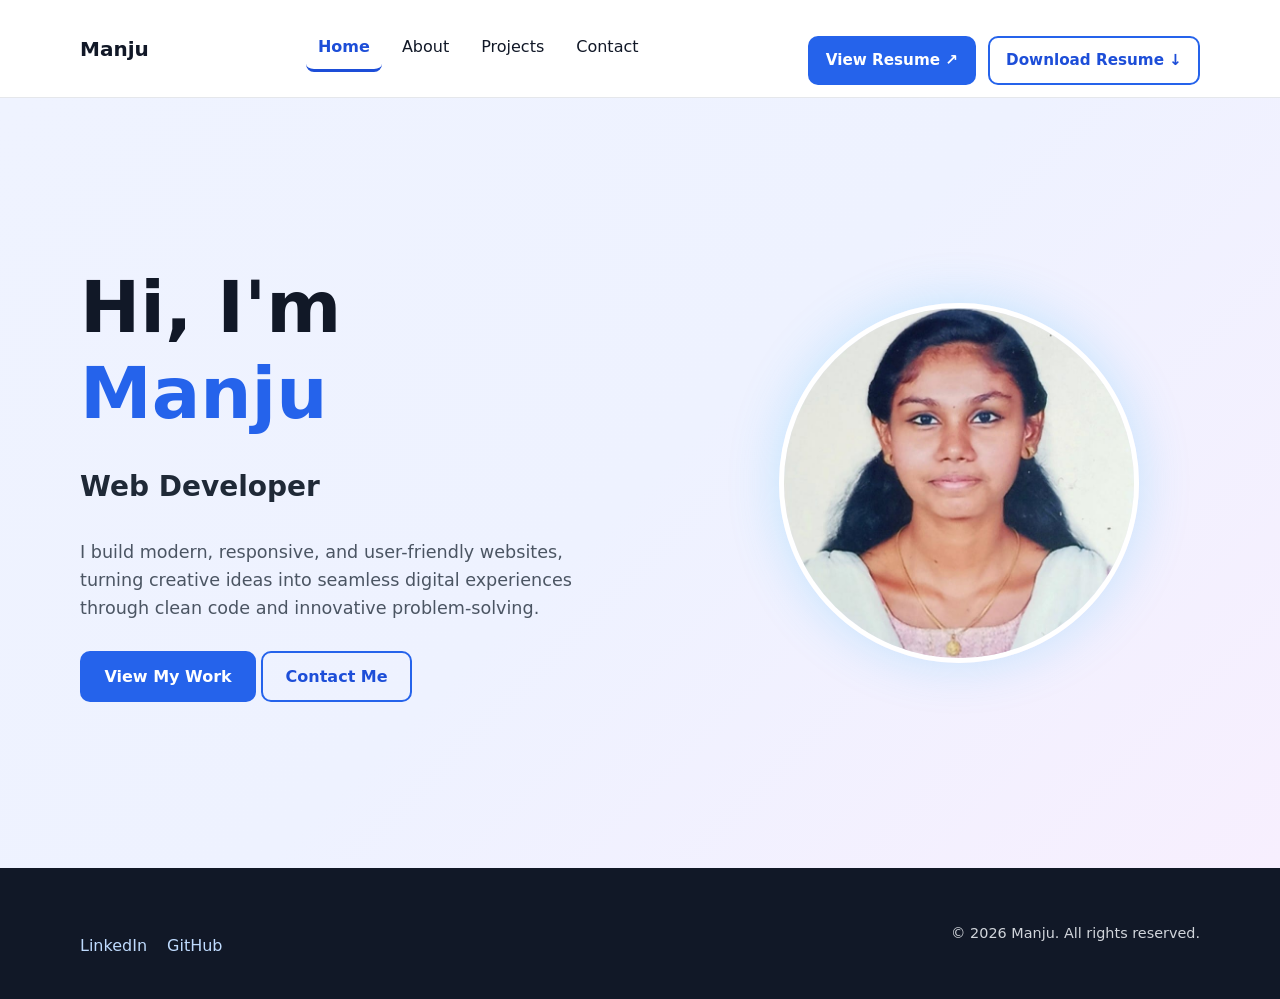
<file: index.html>
<!DOCTYPE html>
<html lang="en">
<head>
    <meta charset="UTF-8">
    <meta name="viewport" content="width=device-width, initial-scale=1.0">
    <title>Manju | Web Developer</title>
    <meta name="description" content="Manju is a skilled web developer with expertise in front-end and back-end development. Explore his portfolio and projects.">
    <meta name="keywords" content="Manju, web developer, front-end development, back-end development, portfolio, projects">
    <meta name="theme-color" content="#ffffff">
    <link rel="canonical"
      href="https://manju102006.github.io/Personal-Portfolio/">
    <meta property="og:title" content="Manju M | Personal Portfolio">

<meta property="og:description"
      content="Welcome to my personal portfolio. Explore my skills and projects.">

<meta property="og:type" content="website">

<meta property="og:url"
      content="https://manju102006.github.io/Personal-Portfolio/">

<meta property="og:image"
      content="https://manju102006.github.io/Personal-Portfolio/manju.jpeg">
    <link rel="icon" href="favicon.ico" type="image/x-icon">
     <link rel="stylesheet" href="style.css">
    
</head>
<body>
    <a class="skip-link" href="#main">Skip to main content</a>
   <header class="site-header">
    <div class="container header">

        <a class="logo" href="index.html">Manju</a>

        <button class="nav-toggle"
                type="button"
                aria-controls="primary-nav"
                aria-expanded="false">
            Menu
        </button>

        <nav id="primary-nav"
             class="primary-navigation"
             aria-label="Primary Navigation">

            <ul>
                <li><a href="index.html">Home</a></li>
                <li><a href="about.html">About</a></li>
                <li><a href="project.html">Projects</a></li>
                <li><a href="contact.html">Contact</a></li>
            </ul>

        </nav> 
        <div class="resume-buttons">
        <a href="Manju_M_Resume.pdf"
           class="btn btn-primary"
           target="_blank"
           rel="noopener noreferrer">
            View Resume ↗
        </a>

        <a href="Manju_M_Resume.pdf"
           class="btn btn-outline"
           download="Manju_M_Resume.pdf">
            Download Resume ↓
        </a>
    </div>
    </div>
</header>
  <main id="main" class="hero">
    <div class=" container hero-content">
    <section aria-labelledby="profile-heading" class="Profile-grid">
        <h1 id="profile-heading" ><span class="hero-hi">Hi, I'm </span><span class="hero-name">Manju</span></h1>
        <p class="hero-role">Web Developer</p>
        <p class="hero-intro">I build modern, responsive, and user-friendly websites, turning creative ideas into seamless digital experiences through clean code and innovative problem-solving.</p>
        <a class="btn btn-primary" href="project.html">View My Work</a>
        <a class="btn btn-outline" href="contact.html">Contact Me</a>
        
         
    </section>
    <figure class="hero-image">
    <img src="manju.jpeg" alt="Manju - Web Developer" class="profile-photo">
    
    </figure>
    </div>
        

    
  </main>
  <footer class="site-footer">
    <div class="footer-content">
       
            <ul class="social-links">
                <li><a href="https://www.linkedin.com/in/manju-m102006" target="_blank" rel="noopener noreferrer">LinkedIn</a></li>
                <li><a href="https://github.com/manju102006" target="_blank" rel="noopener noreferrer">GitHub</a></li>
            </ul>
        <p class="copyright">© <time id="year" datetime="2026">2026</time> Manju. All rights reserved.</p>
 </div>
  </footer>
   <script src="script.js" defer></script>
</body>

</html>
</file>
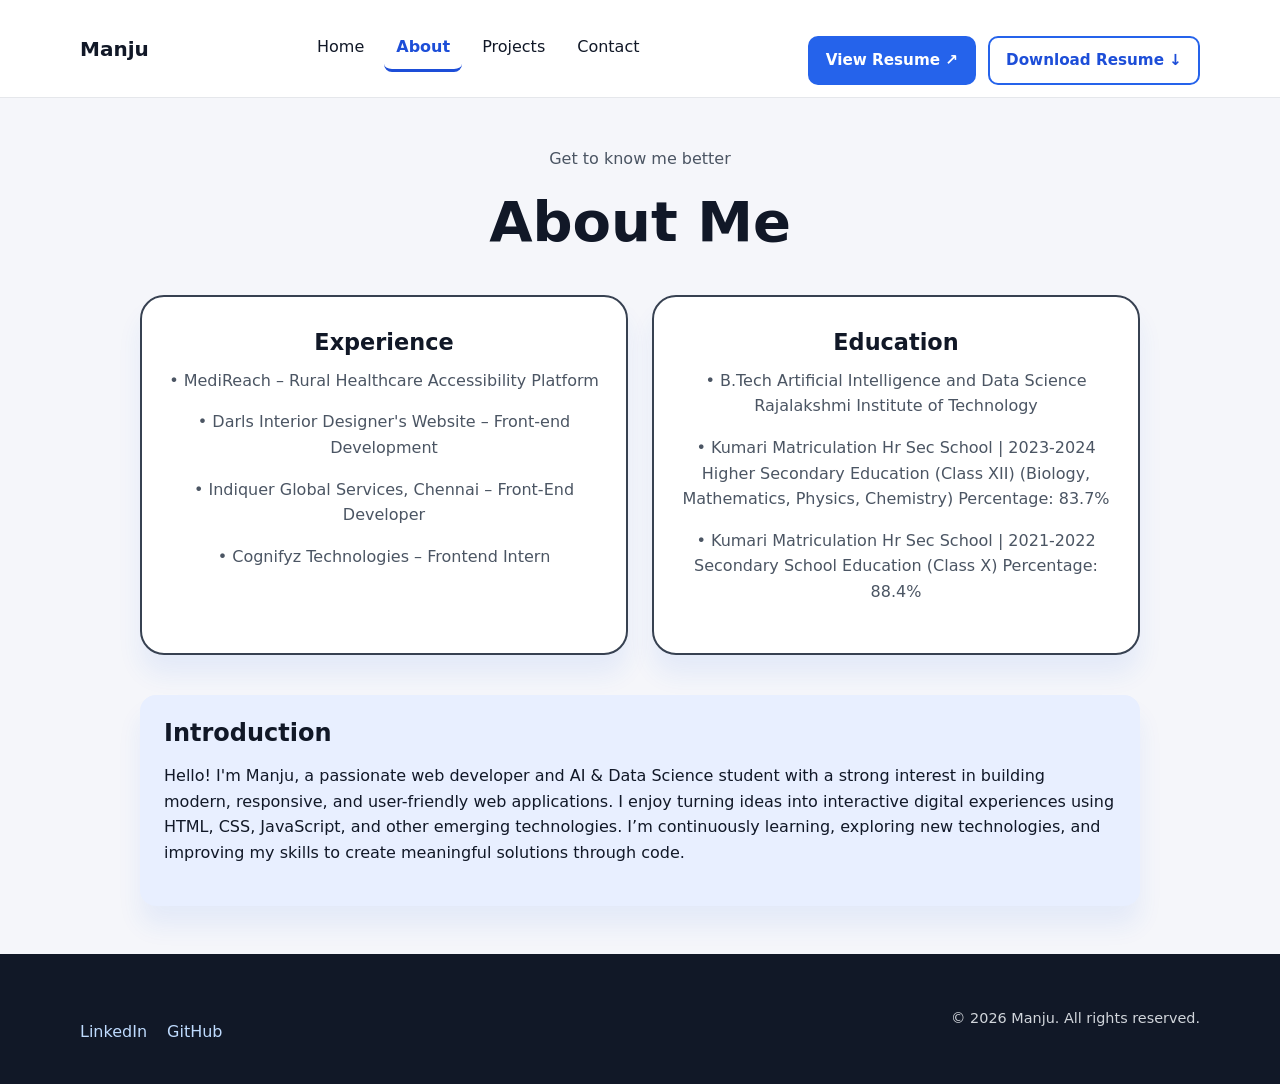
<file: about.html>
<!DOCTYPE html>
<html lang="en">
<head>
    <meta charset="UTF-8">
    <meta name="viewport" content="width=device-width, initial-scale=1.0">
    <title>Manju | Web Developer</title>
    <meta name="description" content="Manju is a skilled web developer with expertise in front-end and back-end development. Explore his portfolio and projects.">
    <meta name="keywords" content="Manju, web developer, front-end development, back-end development, portfolio, projects">
    <meta name="theme-color" content="#ffffff">
    <link rel="canonical"
      href="https://manju102006.github.io/Personal-Portfolio/about.html">
    <meta property="og:title" content="Manju M | Personal Portfolio">

<meta property="og:description"
      content="Welcome to my personal portfolio. Explore my skills and projects.">

<meta property="og:type" content="website">

<meta property="og:url"
      content="https://manju102006.github.io/Personal-Portfolio/about.html">

<meta property="og:image"
      content="https://manju102006.github.io/Personal-Portfolio/manju.jpeg">
  
    <link rel="icon" href="favicon.ico" type="image/x-icon">
     <link rel="stylesheet" href="style.css">
    
</head>
<body>
    <a class="skip-link" href="#main">Skip to main content</a>
   <header class="site-header">
    <div class="container header">

        <a class="logo" href="index.html">Manju</a>

        <button class="nav-toggle"
                type="button"
                aria-controls="primary-nav"
                aria-expanded="false">
            Menu
        </button>

        <nav id="primary-nav"
             class="primary-navigation"
             aria-label="Primary Navigation">

            <ul>
                <li><a href="index.html">Home</a></li>
                <li><a href="about.html">About</a></li>
                <li><a href="project.html">Projects</a></li>
                <li><a href="contact.html">Contact</a></li>
            </ul>

        </nav>
        <div class="resume-buttons">
        <a href="Manju_M_Resume.pdf"
           class="btn btn-primary"
           target="_blank"
           rel="noopener noreferrer">
            View Resume ↗
        </a>

        <a href="Manju_M_Resume.pdf"
           class="btn btn-outline"
           download="Manju_M_Resume.pdf">
            Download Resume ↓
        </a>
    </div>
    </div>
</header>
   <main id="main" class="page about">
    <div class="about-content">
        <header>
            <p>Get to know me better</p>
            <h1>About Me</h1>
        </header>
    
<section aria-labelledby="experience-heading" class="about-grid">
    <article>
        <h2 id="experience-heading">Experience</h2>
        <p>• MediReach – Rural Healthcare Accessibility Platform</p>
        <p>• Darls Interior Designer's Website – Front-end Development</p>
        <p>• Indiquer Global Services, Chennai – Front-End Developer</p>
        <p>• Cognifyz Technologies – Frontend Intern</p>
    </article>

    <article>
        <h2>Education</h2>
        <p>• B.Tech Artificial Intelligence and Data Science
        Rajalakshmi Institute of Technology</p>

        <p>• Kumari Matriculation Hr Sec School | 2023-2024
        Higher Secondary Education (Class XII)
        (Biology, Mathematics, Physics, Chemistry)
        Percentage: 83.7%</p>

        <p>• Kumari Matriculation Hr Sec School | 2021-2022
        Secondary School Education (Class X)
        Percentage: 88.4%</p>
    </article>
</section>

   <section>
    <h2 id="introduction">Introduction</h2>
    <p>Hello! I'm Manju, a passionate web developer and AI & Data Science student with a strong interest in building modern, responsive, and user-friendly web applications. I enjoy turning ideas into interactive digital experiences using HTML, CSS, JavaScript, and other emerging technologies. I’m continuously learning, exploring new technologies, and improving my skills to create meaningful solutions through code.</p>
   </section>
    </div>
  </main>
  <footer class="site-footer">
    <div class="footer-content">
        
            <ul class="social-links">
                <li><a href="https://www.linkedin.com/in/manju-m102006" target="_blank" rel="noopener noreferrer">LinkedIn</a></li>
                <li><a href="https://github.com/manju102006" target="_blank" rel="noopener noreferrer">GitHub</a></li>
            </ul>
        <p class="copyright">© <time id="year" datetime="2026">2026</time> Manju. All rights reserved.</p>
 </div>
  </footer> 
   <script src="script.js" defer></script>
</body>

</html>
</file>
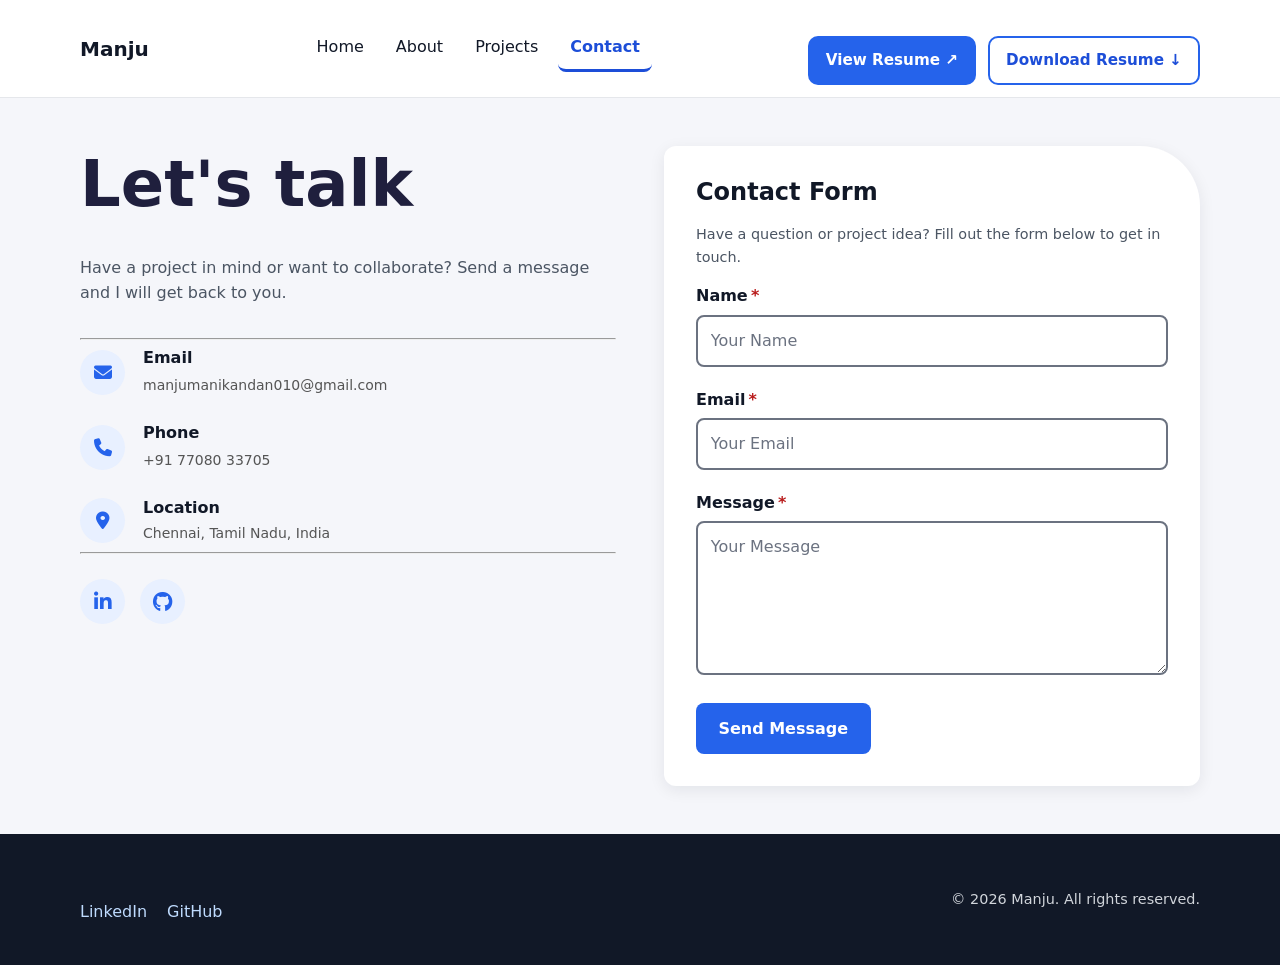
<file: contact.html>
<!DOCTYPE html>
<html lang="en">

<head>
    <meta charset="UTF-8">
    <meta name="viewport" content="width=device-width, initial-scale=1.0">

    <title>Manju | Web Developer</title>

    <meta name="description" content="Explore Manju's web development portfolio, projects and contact information.">
    <meta name="keywords" content="Manju, web developer, front-end development, back-end development, portfolio">
    <meta name="theme-color" content="#ffffff">

    <link rel="canonical"
      href="https://manju102006.github.io/Personal-Portfolio/contact.html">

    <meta property="og:title" content="Manju M | Personal Portfolio">

<meta property="og:description"
      content="Welcome to my personal portfolio. Explore my skills and projects.">

<meta property="og:type" content="website">

<meta property="og:url"
      content="https://manju102006.github.io/Personal-Portfolio/contact.html">

<meta property="og:image"
      content="https://manju102006.github.io/Personal-Portfolio/manju.jpeg">

    <link rel="icon" href="favicon.ico" type="image/x-icon">

    <link rel="stylesheet" href="style.css">

    <link rel="stylesheet"
        href="https://cdnjs.cloudflare.com/ajax/libs/font-awesome/6.5.2/css/all.min.css">
       
       </head>

<body>

    <a class="skip-link" href="#main">Skip to main content</a>

    <!-- Header -->
    <header class="site-header">
        <div class="container header">

            <a class="logo" href="index.html">Manju</a>

            <button class="nav-toggle"
                type="button"
                aria-controls="primary-nav"
                aria-expanded="false">
                Menu
            </button>

            <nav id="primary-nav"
                class="primary-navigation"
                aria-label="Primary Navigation">

                <ul>
                    <li><a href="index.html">Home</a></li>
                    <li><a href="about.html">About</a></li>
                    <li><a href="project.html">Projects</a></li>
                    <li><a href="contact.html" aria-current="page">Contact</a></li>
                </ul>

            </nav>
            <div class="resume-buttons">
        <a href="Manju_M_Resume.pdf"
           class="btn btn-primary"
           target="_blank"
           rel="noopener noreferrer">
            View Resume ↗
        </a>

        <a href="Manju_M_Resume.pdf"
           class="btn btn-outline"
           download="Manju_M_Resume.pdf">
            Download Resume ↓
        </a>
    </div>
        </div>
    </header>

    
    <main id="main" class="page-contact">

        <section class="contact-section"
            aria-labelledby="contact-heading">

            
            <div class="contact-info">

                <div class="page-content">

                    <header>
                        <h1 id="contact-heading">Let's talk</h1>
                        <p>
                            Have a project in mind or want to collaborate?
                            Send a message and I will get back to you.
                        </p>
                    </header>
                  
                </div>
                        <hr>
               
                <div class="contact-address">

                    <div class="contact-item">
                        <i class="fa-solid fa-envelope" aria-hidden="true"></i>

                        <div>
                            <h3>Email</h3>
                            <a href="mailto:manjumanikandan010@gmail.com">
                                manjumanikandan010@gmail.com
                            </a>
                        </div>
                    </div>

                    <div class="contact-item">
                        <i class="fa-solid fa-phone" aria-hidden="true"></i>

                        <div>
                            <h3>Phone</h3>
                            <a href="tel:+917708033705">
                                +91 77080 33705
                            </a>
                        </div>
                    </div>

                    <div class="contact-item">
                        <i class="fa-solid fa-location-dot" aria-hidden="true"></i>

                        <div>
                            <h3>Location</h3>
                            <p>Chennai, Tamil Nadu, India</p>
                        </div>
                    </div>
                 
                </div>
<hr>
               <ul class="social-links" aria-label="Social Media Links">

    <li>
        <a href="https://www.linkedin.com/in/manju-m102006"
            target="_blank"
            rel="noopener noreferrer"
            aria-label="LinkedIn">
            <i class="fa-brands fa-linkedin-in" aria-hidden="true"></i>
        </a>
    </li>

    <li>
        <a href="https://github.com/manju102006"
            target="_blank"
            rel="noopener noreferrer"
            aria-label="GitHub">
            <i class="fa-brands fa-github" aria-hidden="true"></i>
        </a>
    </li>

</ul>

            </div>

            


           
            <aside class="form-card" aria-labelledby="form-heading">

                <h2 id="form-heading">Contact Form</h2>

                <p>
                    Have a question or project idea?
                    Fill out the form below to get in touch.
                </p>

                <form id="contact-form" novalidate>

                    <div class="field">
                        <label for="name">
                            Name<span class="required">*</span>
                        </label>

                        <input
                            type="text"
                            id="name"
                            name="name"
                            autocomplete="name"
                            placeholder="Your Name"
                            aria-describedby="name-error"
                            required>

                        <span id="name-error"
                            class="error-message"
                            role="alert"></span>
                    </div>


                    <div class="field">
                        <label for="email">
                            Email<span class="required">*</span>
                        </label>

                        <input
                            type="email"
                            id="email"
                            name="email"
                            autocomplete="email"
                            placeholder="Your Email"
                            aria-describedby="email-error"
                            required>

                        <span id="email-error"
                            class="error-message"
                            role="alert"></span>
                    </div>


                    <div class="field">
                        <label for="message">
                            Message<span class="required">*</span>
                        </label>

                        <textarea
                            id="message"
                            name="message"
                            rows="5"
                            placeholder="Your Message"
                            aria-describedby="message-error"
                            required></textarea>

                        
<span id="message-error"
    class="error-message"
    role="alert"></span>
</div>


<p id="form-status"
   class="form-status"
   role="status"
   aria-live="polite"></p>

<button type="submit">Send Message</button>


                </form>

            </aside>
           
        </section>

    </main>
 

    <!-- Footer -->
    <footer class="site-footer">

        <div class="footer-content">

        

          <ul class="social-links">
    <li>
        <a href="https://www.linkedin.com/in/manju-m102006"
            target="_blank"
            rel="noopener noreferrer">LinkedIn</a>
    </li>

    <li>
        <a href="https://github.com/manju102006"
            target="_blank"
            rel="noopener noreferrer">GitHub</a>
    </li>
</ul>
            <p class="copyright">
                © <time id="year" datetime="2026">2026</time>
                Manju. All rights reserved.
            </p>

        </div>

    </footer>
 <script src="script.js" defer></script>
</body>

</html>
</file>
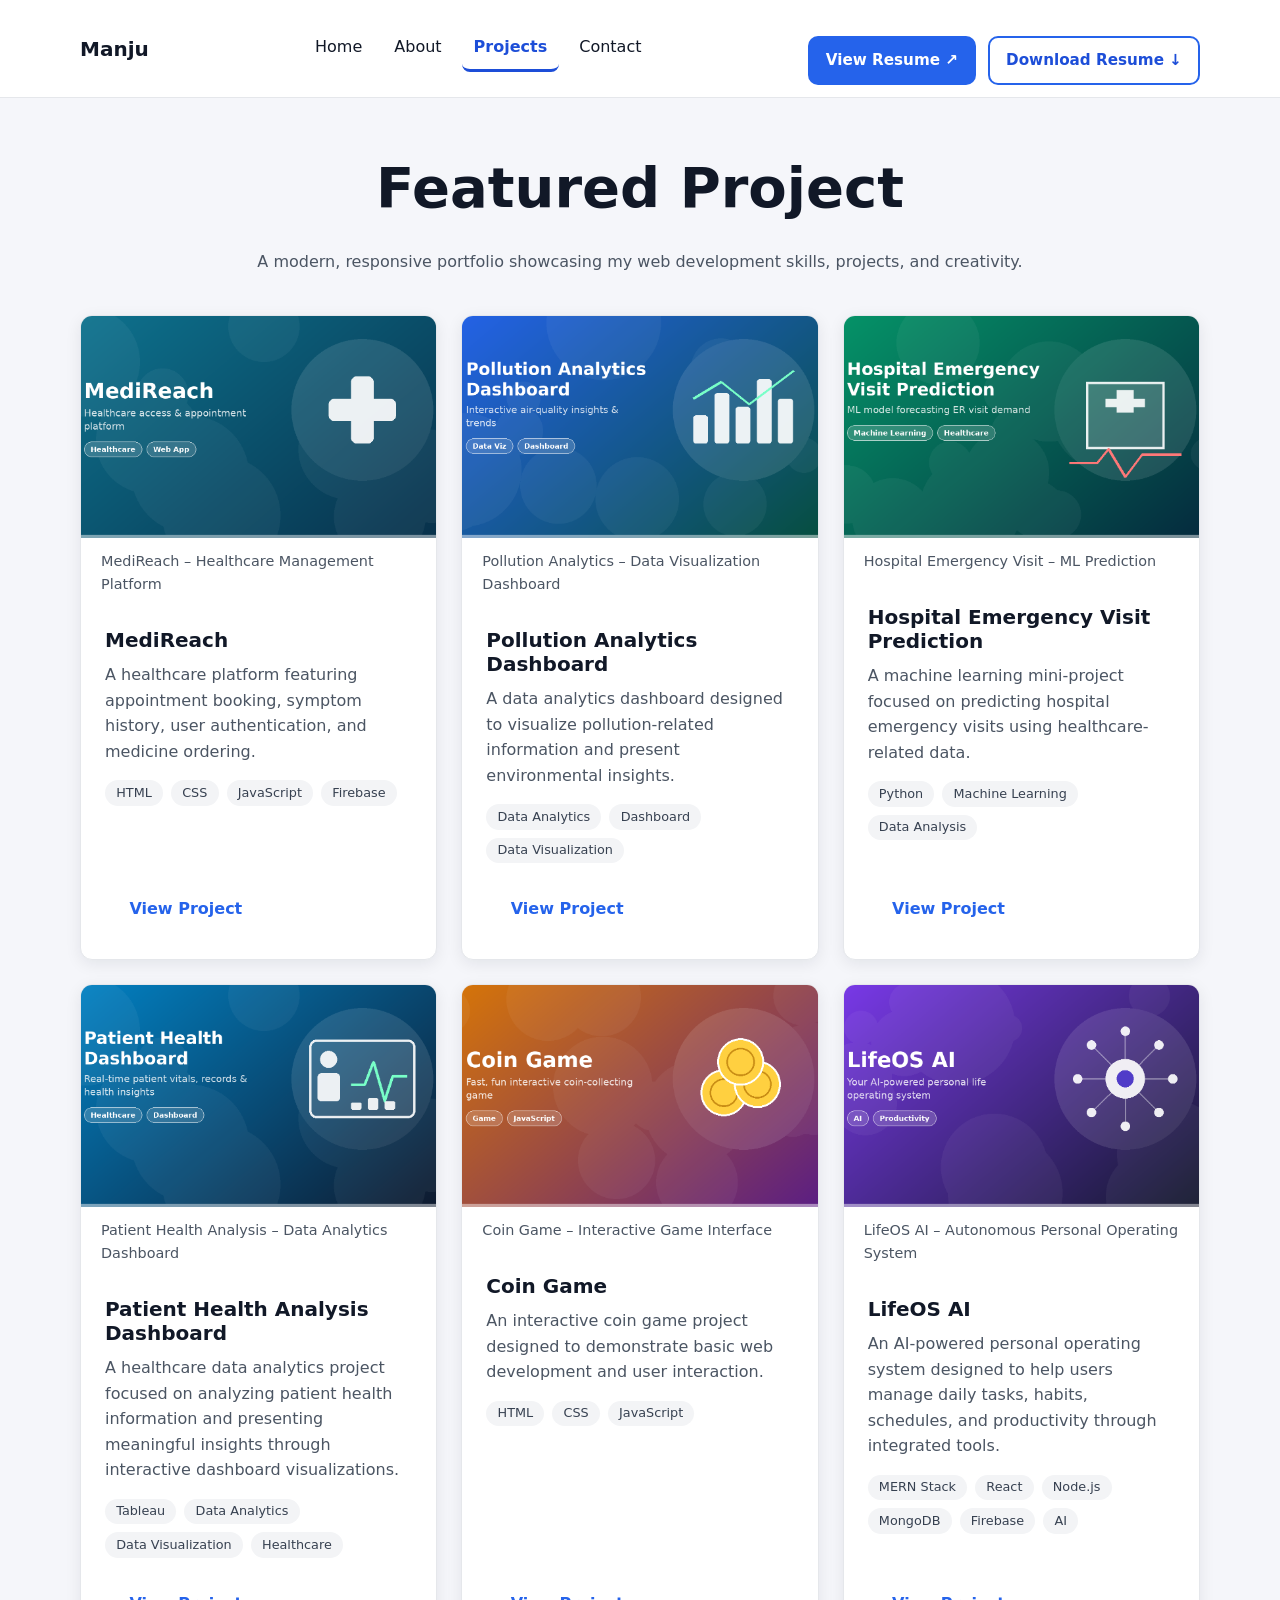
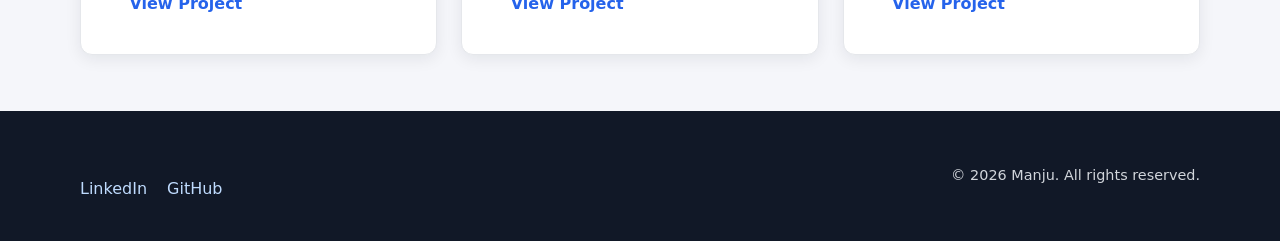
<file: project.html>
<!DOCTYPE html>
<html lang="en">
<head>
    <meta charset="UTF-8">
    <meta name="viewport" content="width=device-width, initial-scale=1.0">
    <title>Manju | Web Developer</title>
    <meta name="description" content="Manju is a skilled web developer with expertise in front-end and back-end development. Explore his portfolio and projects.">
    <meta name="keywords" content="Manju, web developer, front-end development, back-end development, portfolio, projects">
    <meta name="theme-color" content="#ffffff">
    <link rel="canonical"
      href="https://manju102006.github.io/Personal-Portfolio/project.html">
    <meta property="og:type" content="website">
    <meta property="og:title" content="Manju | Web Developer">
    <meta property="og:description" content="Manju is a skilled web developer with expertise in front-end and back-end development. Explore his portfolio and projects.">
    <meta property="og:title" content="Manju M | Personal Portfolio">

<meta property="og:description"
      content="Welcome to my personal portfolio. Explore my skills and projects.">

<meta property="og:type" content="website">

<meta property="og:url"
      content="https://manju102006.github.io/Personal-Portfolio/project.html">

<meta property="og:image"
      content="https://manju102006.github.io/Personal-Portfolio/manju.jpeg">
     <link rel="icon" href="favicon.ico" type="image/x-icon">
      <link rel="stylesheet" href="style.css">
     
</head>
<body>
    <a class="skip-link" href="#main">Skip to main content</a>
   <header class="site-header">
    <div class="container header">

        <a class="logo" href="index.html">Manju</a>

        <button class="nav-toggle"
                type="button"
                aria-controls="primary-nav"
                aria-expanded="false">
            Menu
        </button>

        <nav id="primary-nav"
             class="primary-navigation"
             aria-label="Primary Navigation">

            <ul>
                <li><a href="index.html">Home</a></li>
                <li><a href="about.html">About</a></li>
                <li><a href="project.html">Projects</a></li>
                <li><a href="contact.html">Contact</a></li>
            </ul>

        </nav>
        <div class="resume-buttons">
        <a href="Manju_M_Resume.pdf"
           class="btn btn-primary"
           target="_blank"
           rel="noopener noreferrer">
            View Resume ↗
        </a>

        <a href="Manju_M_Resume.pdf"
           class="btn btn-outline"
           download="Manju_M_Resume.pdf">
            Download Resume ↓
        </a>
    </div>
    </div>
</header>
  <main id="main" class="page-project">
    <div class="project-content">
        <header>
            <h1>Featured Project</h1>
            <p>A modern, responsive portfolio showcasing my web development skills, projects, and creativity.</p>
        </header>
    <ul>
        <li>
           
<article>
    <figure>
        <img src="medireach.png" alt="MediReach healthcare platform preview">
        <figcaption class="card-figure">
            MediReach – Healthcare Management Platform
        </figcaption>
    </figure>

    <div class="card-content">
        <h2>MediReach</h2>
        <p>A healthcare platform featuring appointment booking, symptom history, user authentication, and medicine ordering.</p>

        <ul class="tags">
            <li class="tag">HTML</li>
            <li class="tag">CSS</li>
            <li class="tag">JavaScript</li>
            <li class="tag">Firebase</li>
        </ul>

        <a class="btn" href="https://github.com/manju102006/Medireach.git" target="_blank" rel="noopener noreferrer">View Project</a>
    </div>
</article>
        </li>
        <li>
            <article>
    <figure>
        <img src="pollution-analytics-dashboard.png" alt="Pollution analytics dashboard preview">
        <figcaption class="card-figure">
            Pollution Analytics – Data Visualization Dashboard
        </figcaption>
    </figure>

    <div class="card-content">
        <h2>Pollution Analytics Dashboard</h2>
        <p>A data analytics dashboard designed to visualize pollution-related information and present environmental insights.</p>

        <ul class="tags">
            <li class="tag">Data Analytics</li>
            <li class="tag">Dashboard</li>
            <li class="tag">Data Visualization</li>
        </ul>

        <a class="btn" href="https://github.com/manju102006/Pollution-Analytics-Dashboard.git" target="_blank" rel="noopener noreferrer">View Project</a>
    </div>
</article>
        </li>
        <li>
            <article>
    <figure>
        <img src="hospital-emergency-visit-prediction.png" alt="Hospital emergency visit prediction project preview">
        <figcaption class="card-figure">
            Hospital Emergency Visit – ML Prediction
        </figcaption>
    </figure>

    <div class="card-content">
        <h2>Hospital Emergency Visit Prediction</h2>
        <p>A machine learning mini-project focused on predicting hospital emergency visits using healthcare-related data.</p>

        <ul class="tags">
            <li class="tag">Python</li>
            <li class="tag">Machine Learning</li>
            <li class="tag">Data Analysis</li>
        </ul>

        <a class="btn" href="https://github.com/manju102006/ML-Mini-Project-Hospital-Emergency-Visit-Prediction.git" target="_blank" rel="noopener noreferrer">View Project</a>
    </div>
</article>
        </li>
        <li>

<article>
    <figure>
        <img src="patient-health-dashboard.png"
             alt="Patient Health Analysis Dashboard preview">

        <figcaption class="card-figure">
            Patient Health Analysis – Data Analytics Dashboard
        </figcaption>
    </figure>

    <div class="card-content">
        <h2>Patient Health Analysis Dashboard</h2>

        <p>A healthcare data analytics project focused on analyzing patient health information and presenting meaningful insights through interactive dashboard visualizations.</p>

        <ul class="tags">
            <li class="tag">Tableau</li>
            <li class="tag">Data Analytics</li>
            <li class="tag">Data Visualization</li>
            <li class="tag">Healthcare</li>
        </ul>

        <a class="btn"
           href="https://github.com/manju102006/patient-health-analysis-dashboard.git"
           target="_blank"
           rel="noopener noreferrer">
            View Project
        </a>
    </div>
</article>

        </li>
        <li>

<article>
    <figure>
        <img src="coin-game.png" alt="Coin Game project preview">
        <figcaption class="card-figure">
            Coin Game – Interactive Game Interface
        </figcaption>
    </figure>

    <div class="card-content">
        <h2>Coin Game</h2>
        <p>An interactive coin game project designed to demonstrate basic web development and user interaction.</p>

        <ul class="tags">
            <li class="tag">HTML</li>
            <li class="tag">CSS</li>
            <li class="tag">JavaScript</li>
        </ul>

        <a class="btn" href="https://github.com/manju102006/coingame.git" target="_blank" rel="noopener noreferrer">View Project</a>
    </div>
</article>
        </li>
        <li>
          
<article>
    <figure>
        <img src="lifeos-ai.png" alt="LifeOS AI personal operating system preview">

        <figcaption class="card-figure">
            LifeOS AI – Autonomous Personal Operating System
        </figcaption>
    </figure>

    <div class="card-content">
        <h2>LifeOS AI</h2>

        <p>An AI-powered personal operating system designed to help users manage daily tasks, habits, schedules, and productivity through integrated tools.</p>

        <ul class="tags">
            <li class="tag">MERN Stack</li>
            <li class="tag">React</li>
            <li class="tag">Node.js</li>
            <li class="tag">MongoDB</li>
            <li class="tag">Firebase</li>
            <li class="tag">AI</li>
        </ul>

        <a class="btn" href="https://github.com/manju102006/Life-OS.git"
           target="_blank" rel="noopener noreferrer">
            View Project
        </a>
    </div>
</article>
        </li>
        
    </ul>
    </div>
  </main>
  <footer class="site-footer">
    <div class="footer-content">

            <ul class="social-links">
                <li><a href="https://www.linkedin.com/in/manju-m102006" target="_blank" rel="noopener noreferrer">LinkedIn</a></li>
                <li><a href="https://github.com/manju102006" target="_blank" rel="noopener noreferrer">GitHub</a></li>
            </ul>
        <p class="copyright">© <time id="year" datetime="2026">2026</time> Manju. All rights reserved.</p>
 </div>
  </footer>
   <script src="script.js" defer></script>
</body>

</html>
</file>
<file: style.css>
:root {
    --blue: #2563EB;
    --blue-dark: #1D4ED8;
    --text: #111827;
    --text-2: #4B5563;
    --bg: #EEF2FF;
    --white: #FFFFFF;
    --purple: #A855F7;
    --border: #D1D5DB;
    --error: #B91C1C;
    --radius: 12px;
    --shadow: 0 4px 16px rgba(17,24,39,.08);
    --font: system-ui,-apple-system,"Segoe UI",Roboto,Helvetica,Arial,sans-serif;
}


*, *::before, *::after {
    box-sizing: border-box;
}

html {
    scroll-behavior: smooth;
    -webkit-text-size-adjust: 100%;
}

body {
    margin: 0;
    font-family: var(--font);
    color: var(--text);
    background: var(--white);
    line-height: 1.6;
    min-height: 100vh;
    display: flex;
    flex-direction: column;
    overflow-x: hidden;
}

main {
    
    flex: 1;
}

img {
    max-width: 100%;
    height: auto;
    display: block;
}

h1, h2, h3 {
    line-height: 1.2;
    margin: 0 0 .5em;
}

p {
    margin: 0 0 1em;
}

ul {
    margin: 0;
    padding: 0;
    list-style: none;
}

a {
    color: var(--blue);
}

a:hover {
    color: var(--blue-dark);
}

:focus-visible {
    outline: 3px solid var(--text);
    outline-offset: 3px;
    box-shadow: 0 0 0 6px var(--white);
}

.container {
    width: min(100% - 2rem, 1120px);
    margin-inline: auto;
}

.sr-only {
    position: absolute;
    width: 1px;
    height: 1px;
    margin: -1px;
    padding: 0;
    overflow: hidden;
    clip: rect(0,0,0,0);
    white-space: nowrap;
    border: 0;
}

.skip-link {
    position: absolute;
    left: 1rem;
    top: -100px;
    background: var(--text);
    color: var(--white);
    padding: .75rem 1rem;
    border-radius: 8px;
    z-index: 100;
    font-weight: 600;
}

.skip-link:focus {
    top: 1rem;
    color: var(--white);
}


.site-header {
    background: var(--white);
    border-bottom: 1px solid #E5E7EB;
    position: sticky;
    top: 0;
    z-index: 50;
}

.header {
    display: flex;
    align-items: center;
    justify-content: space-between;
    flex-wrap: wrap;
    gap: .5rem;
    padding-block: .75rem;
}


.logo {
    font-weight: 700;
    font-size: 1.25rem;
    color: var(--text);
    text-decoration: none;
}


.nav-toggle {
    background: var(--white);
    border: 2px solid var(--text);
    color: var(--text);
    border-radius: 8px;
    padding: .5rem 1rem;
    font: inherit;
    font-weight: 600;
    cursor: pointer;
    
}



.site-header .primary-navigation {
    display: none;
    width: 100%;
}


.site-header .primary-navigation.is-open {
    display: block;
}

.site-header .primary-navigation ul {
    display: flex;
    flex-direction: column;
    gap: .25rem;
    padding-bottom: .5rem;
}



.primary-navigation a {
    display: block;
    padding: .6rem .75rem;
    color: var(--text);
    text-decoration: none;
    border-radius: 8px;
    font-weight: 500;
}


.primary-navigation a:hover {
     color: #1D4ED8;
    border-bottom: 3px solid #1D4ED8;
    background: transparent;
    font-weight: 700;
    transition: 0.3s ease;
}

.primary-navigation a[aria-current="page"] {
    color: #1D4ED8;
    font-weight: 700;
    border-bottom: 3px solid #1D4ED8;
    
}


.btn {
    display: inline-flex;
    align-items: center;
    gap: .5rem;
    justify-content: center;
    padding: .7rem 1.4rem;
    border-radius: 10px;
    font: inherit;
    font-weight: 600;
    text-decoration: none;
    border: 2px solid transparent;
    cursor: pointer;
    transition: background-color .2s,color .2s,transform .2s,box-shadow .2s;
}

.btn-primary {
    background: var(--blue);
    color: var(--white);
}

.btn-primary:hover {
    background: var(--blue-dark);
    color: var(--white);
    transform: translateY(-2px);
    box-shadow: 0 6px 16px rgba(37,99,235,.3);
}

.btn-outline {
    background: transparent;
    color: var(--blue-dark);
    border-color: var(--blue);
}

.btn-outline:hover {
    background: var(--blue);
    color: var(--white);
    transform: translateY(-2px);
}


.hero {
    background: linear-gradient(
        135deg,
        #EFF3FF,
        var(--bg) 50%,
        #F7EFFE
    );
    display: flex;
    align-items: center;
    min-height: calc(100vh - 130px);
}

.hero-content {
    display: grid;
    gap: 3rem;
    align-items: center;
    padding-block: 3rem;
}

.Profile-grid h1 {
    font-size: clamp(2.5rem, 8vw, 4.5rem);
    margin-bottom: .4em;
}

.Profile-grid h1:hover,
.hero-role:hover {
    animation: shake 0.5s ease-in-out;
}

@keyframes shake {
    0%   { transform: translateX(0); }
    20%  { transform: translateX(-6px); }
    40%  { transform: translateX(6px); }
    60%  { transform: translateX(-6px); }
    80%  { transform: translateX(6px); }
    100% { transform: translateX(0); }
}
.hero-hi,
.hero-name {
    display: block;
}

.hero-name {
    color: var(--blue);
}

.hero-role {
    font-size: clamp(1.25rem, 3vw, 1.75rem);
    font-weight: 600;
    color: #1F2937;
}

.hero-intro {
    max-width: 34rem;
    color: var(--text-2);
    font-size: 1.1rem;
    margin-bottom: 1.75rem;
}


.hero-image {
    margin: 0;
    display: flex;
    justify-content: center;
    align-items: center;
}

.profile-photo {
    width: min(70vw, 360px);
    aspect-ratio: 1 / 1;
    object-fit: cover;
    object-position: 50% 5%;
    border-radius: 50%;
    box-shadow: 0 0 50px rgba(56, 189, 248, 0.25);
    border: 5px solid #ffffff;
}

.resume-buttons {
    display: flex;
    justify-content: flex-start;
    align-items: center;
    flex-wrap: wrap;
    gap: 12px;
    margin-top: 1.5rem;
}


.resume-buttons .btn {
    font-size: .95rem;
    padding: .65rem 1rem;
    white-space: nowrap;
}

.resume-buttons .btn:hover {
    transform: translateY(-3px);
}

.page.about {
    padding-block: 3rem;
    background:  #F5F6FA;
}

.about-content {
    width: min(100% - 2rem, 1000px);
    margin-inline: auto;
}

.about-content > header {
    text-align: center;
    margin-bottom: 2.5rem;
}

.about-content > header p {
    color: var(--text-2);
}

.about-content h1 {
    font-size: clamp(2.25rem, 6vw, 3.5rem);
}

.about-grid {
    display: grid;
    grid-template-columns: 1fr;
    gap: 1.5rem;
    margin-bottom: 2.5rem;
}

.about-grid article {
    border: 2px solid #374151;
    border-radius: 24px;
    padding: 2rem 1.5rem;
    text-align: center;
    min-height: 12rem;
    transition: transform .2s, box-shadow .2s;
    background: white;
    box-shadow: 0 20px 25px rgba(37, 99, 235, 0.08);
}

.about-grid article:hover {
    transform: translateY(-4px);
    box-shadow: var(--shadow);
}

.about-grid h2 {
    font-size: 1.4rem;
    margin-bottom: .75rem;
}

.about-grid p {
    color: var(--text-2);
    
}

.about-content > section:last-child {
    padding: 1.5rem;
    background: #E8EFFF;
    border-radius: 16px;
    box-shadow: 0 20px 25px rgba(37, 99, 235, 0.08);
    transition: 0.3s ease;
    
}
.about-content > section:last-child:hover {
    transform: translateY(-4px);
    box-shadow: 0 12px 28px rgba(37, 99, 235, 0.12);
}
.about-content > section:last-child h2 {
    margin-bottom: 1rem;
}



.page-project {
    padding-block: 3.5rem;
    background:  #F5F6FA;
}

.project-content {
    width: min(100% - 2rem, 1120px);
    margin-inline: auto;
}

.project-content > header {
    text-align: center;
    margin-bottom: 2.5rem;
}

.project-content > header h1 {
    font-size: clamp(2.25rem, 6vw, 3.5rem);
}

.project-content > header p {
    color: var(--text-2);
}

.project-content > ul {
    display: grid;
    grid-template-columns: 1fr;
    gap: 1.5rem;
}

.project-content > ul > li article {
    height: 100%;
    display: flex;
    flex-direction: column;
    background: var(--white);
    border: 1px solid #E5E7EB;
    border-radius: var(--radius);
    box-shadow: var(--shadow);
    overflow: hidden;
    transition: transform .25s, box-shadow .25s;
}

.project-content > ul > li article:hover {
    transform: translateY(-4px);
    box-shadow: 0 12px 28px rgba(17,24,39,.14);
}

.project-content figure {
    margin: 0;
    overflow: hidden;
}

.project-content figure img {
    width: 100%;
    aspect-ratio: 16 / 10;
    object-fit: cover;
}

.project-content figcaption {
    padding: .75rem 1.25rem;
    color: var(--text-2);
    font-size: .9rem;
}

.card-content {
    padding: 1.25rem 1.5rem 1.5rem;
    display: flex;
    flex-direction: column;
    flex: 1;
}

.card-content h2 {
    font-size: 1.25rem;
}

.card-content p {
    color: var(--text-2);
}

.tags {
    display: flex;
    flex-wrap: wrap;
    gap: .5rem;
    margin-bottom: 1.25rem;
}

.tags li {
    background: #F3F4F6;
    color: #374151;
    border-radius: 999px;
    padding: .15rem .7rem;
    font-size: .8rem;
}

.card-content .btn {
    align-self: flex-start;
    margin-top: auto;
}



.page-contact {
    background: #F5F6FA;
}

.contact-section {
      background: #F5F6FA;
    padding: 3rem 1rem;
}

.contact-info,
.form-card {
    width: min(100%, 550px);
    margin-inline: auto;
}

.page-content {
    margin-bottom: 2rem;
}

.page-content h1 {
    font-size: clamp(2.5rem, 7vw, 4rem);
    color: #1F1F3D;
}

.page-content header p {
    color: var(--text-2);
}

.contact-address {
    display: flex;
    flex-direction: column;
    gap: 25px;
}

.contact-item {
    display: flex;
    align-items: center;
    gap: 18px;
}

.contact-item i {
    width: 45px;
    height: 45px;
    background-color: #e8f0ff;
    color: #2563eb;
    border-radius: 50%;

    display: flex;
    align-items: center;
    justify-content: center;

    font-size: 18px;
    flex-shrink: 0;
}

.contact-item h3 {
    margin: 0 0 5px;
    font-size: 16px;
}

.contact-item p,
.contact-item a {
    margin: 0;
    color: #555;
    text-decoration: none;
    font-size: 14px;
}

.contact-item a:hover {
    color: #2563eb;
}


.contact-info .social-links {
    display: flex;
    gap: 15px;
    margin-top: 25px;
    position: static;
}

.contact-info .social-links a {
    width: 45px;
    height: 45px;
    display: flex;
    align-items: center;
    justify-content: center;
    background: #E8F0FF;
    color: #2563EB;
    border-radius: 50%;
    font-size: 20px;
    text-decoration: none;
    transition: 0.3s ease;
}

.contact-info .social-links a:hover {
    background: #2563EB;
    color: #FFFFFF;
    transform: translateY(-4px);
}

.form-card {
    background: white;
    border-radius: var(--radius) 60px var(--radius) var(--radius);
    padding: 2rem;
    box-shadow: var(--shadow);
}

.form-card h2 {
    margin-bottom: 1rem;
}

.form-card > p {
    color: var(--text-2);
    font-size: .9rem;
}
.form-card:hover {
    transform: translateY(-4px);
    box-shadow: var(--shadow);
}

.field {
    margin-bottom: 1.25rem;
}

label {
    display: block;
    font-weight: 600;
    margin-bottom: .35rem;
}

.required {
    color: var(--error);
    margin-left: .2rem;
}

input,
textarea {
    width: 100%;
    font: inherit;
    padding: .7rem .8rem;
    border: 2px solid #6B7280;
    border-radius: 8px;
    background: var(--white);
    color: var(--text);
}

input::placeholder,
textarea::placeholder {
    color: #6B7280;
}

textarea {
    resize: vertical;
    min-height: 7rem;
}

input[aria-invalid="true"],
textarea[aria-invalid="true"] {
    border-color: var(--error);
    border-width: 3px;
}

.error-message {
    display: block;
    color: var(--error);
    font-size: .9rem;
    font-weight: 600;
    margin-top: .35rem;
}

.error-message:empty {
    display: none;
}

.form-card button[type="submit"] {
    background: var(--blue);
    color: var(--white);
    border: 0;
    border-radius: 8px;
    padding: .8rem 1.4rem;
    font: inherit;
    font-weight: 600;
    cursor: pointer;
}

.form-card button[type="submit"]:hover {
    background: var(--blue-dark);
}

.social-links {
    display: flex;
    gap: 20px;
    margin-top: 25px;
}


.site-footer .footer-social-links {
    display: flex;
    gap: 20px;
    margin-top: 0;
    position: static;
    left: auto;
}

.site-footer .footer-social-links a {
    width: auto;
    height: auto;
    display: inline;
    background: transparent;
    color: #BFDBFE;
    border-radius: 0;
    font-size: 16px;
    padding: 0;
    transform: none;
}

.site-footer .footer-social-links a:hover {
    background: transparent;
    color: #FFFFFF;
    transform: none;
}


.social-links a:active {
    transform: scale(0.92);
}

.site-footer {
    background: var(--text);
    color: #F3F4F6;
    padding-block: 2.5rem;
    margin-top: auto;
}

.footer-content {
    width: min(100% - 2rem, 1120px);
    margin-inline: auto;
    display: flex;
    flex-direction: column;
    gap: 1.25rem;
}

.footer-navigation ul {
    display: flex;
    flex-wrap: wrap;
    gap: 1rem;
}



.site-footer a {
    color: #BFDBFE;
    text-decoration: none;
}

.site-footer a:hover {
    color: var(--white);
    
}

.site-footer :focus-visible {
    outline-color: var(--white);
    box-shadow: none;
}


.copyright {
    margin: 0;
    font-size: .9rem;
    color: #D1D5DB;
}

@media (min-width: 640px) {
    .about-grid {
        grid-template-columns: repeat(2, 1fr);
    }

    .project-content > ul {
        grid-template-columns: repeat(2, 1fr);
    }
}


@media (min-width: 900px) {
    .nav-toggle {
        display: none;
    }

    .site-header .primary-navigation {
        display: block;
        width: auto;
    }

    .site-header .primary-navigation ul {
        flex-direction: row;
        padding: 0;
        gap: .5rem;
    }

    .hero-content {
        grid-template-columns: 1.1fr .9fr;
    }

    .contact-section {
        display: grid;
        grid-template-columns: 1fr 1fr;
        gap: 3rem;
        align-items: start;
        padding-inline: max(2rem, calc((100% - 1120px) / 2));
    }

    .contact-info,
    .form-card {
        width: 100%;
    }

    .project-content > ul {
        grid-template-columns: repeat(3, 1fr);
    }

    .footer-content {
        flex-direction: row;
        justify-content: space-between;
        align-items: center;
    }
}

@media (max-width: 360px) {
    .btn {
        width: 100%;
    }

    .form-card {
        padding: 1.25rem;
    }
}


@media (prefers-reduced-motion: reduce) {
    html {
        scroll-behavior: auto;
    }

    *,
    *::before,
    *::after {
        transition: none !important;
        animation: none !important;
    }

    .card:hover,
    .btn:hover,
    .about-grid article:hover {
        transform: none;
    }
}




@media (max-width: 899px) {

    .header {
        justify-content: space-between;
    }

    .site-header .primary-navigation {
        position: static;
    }

    .site-header .primary-navigation ul {
        align-items: stretch;
    }

    .primary-navigation a {
        position: static;
    }

    .resume-buttons {
        justify-content: center;
    }

    .copyright {
        text-align: center;
    }
}


input:focus-visible,
textarea:focus-visible,
button:focus-visible,
a:focus-visible {
    outline: 3px solid #2563eb;
    outline-offset: 3px;
}


.form-status {
    margin-top: 12px;
    font-size: 14px;
    font-weight: 500;
}

.form-status.is-error {
    color: #dc2626;
}

.form-status.is-success {
    color: #15803d;
}
</file>
